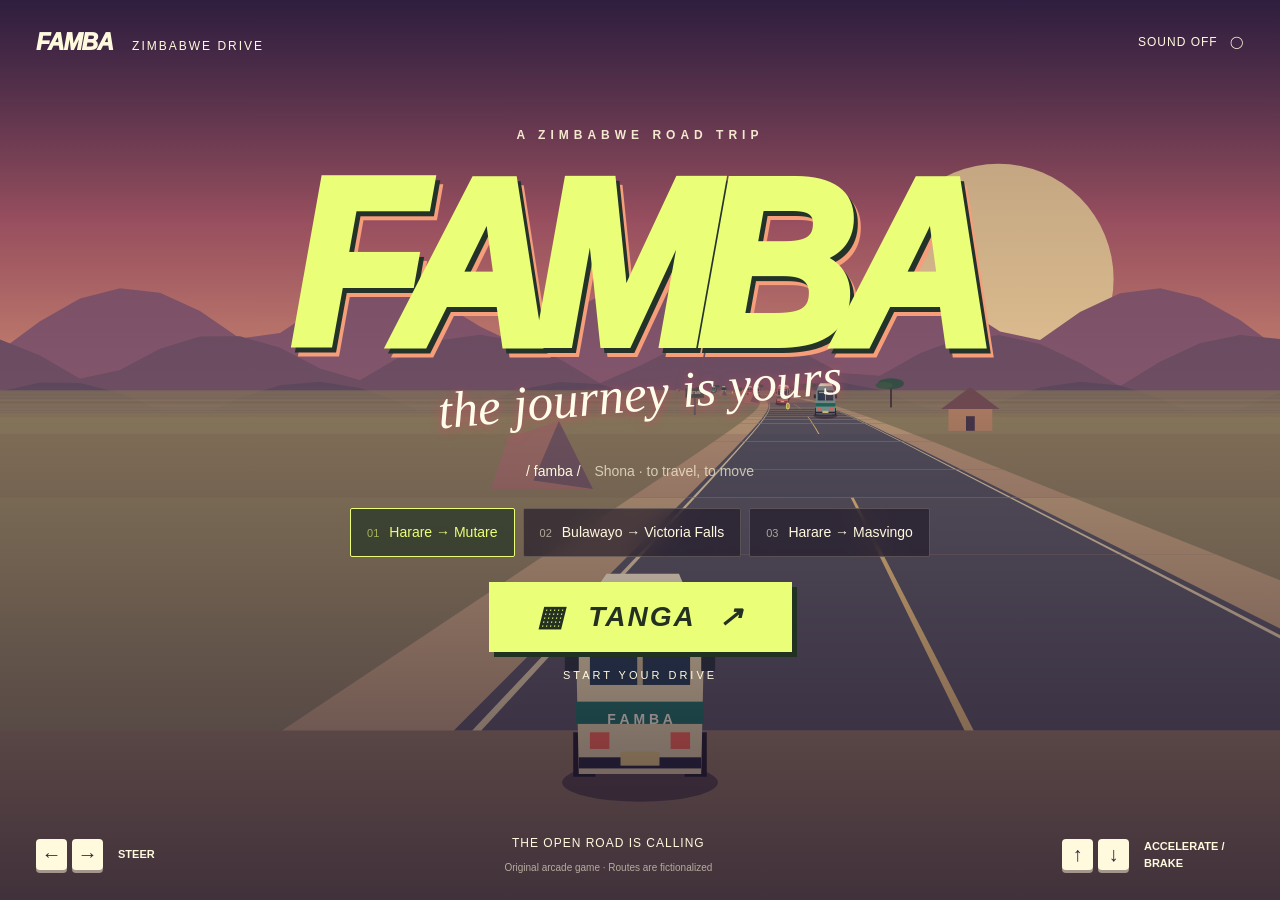
<file: index.html>
<!DOCTYPE html><html lang="en"><head><meta charSet="utf-8"/><meta name="viewport" content="width=device-width, initial-scale=1"/><link rel="stylesheet" href="/_next/static/css/index.D97QwOfk.css" data-rsc-css-href="/_next/static/css/index.D97QwOfk.css" data-precedence="vite-rsc/importer-resources"/><link rel="modulepreload" fetchPriority="low" href="/_next/static/chunks/index-B17zGgVZ.js"/><script src="/_next/static/chunks/rolldown-runtime-C60lm6uB.js" type="module" async=""></script><script src="/_next/static/chunks/framework-D_rUT4EX.js" type="module" async=""></script><link rel="modulepreload" href="/_next/static/chunks/layout-segment-context-CxxrcPtm.js" crossorigin=""/><link rel="modulepreload" href="/_next/static/chunks/page-ClM44d8v.js" crossorigin=""/><title>FAMBA — Zimbabwe Drive</title><meta name="description" content="Take a kombi on a sunset arcade road trip through Zimbabwe. Steer, collect fares, and reach your destination."/><script>Object.assign(((self[Symbol.for("vinext.navigationRuntime")]??={bootstrap:{routeManifest:null},functions:{}}).bootstrap.rsc??={rsc:[]}),{params:{},nav:{"pathname":"/","searchParams":[]}})</script><link rel="modulepreload" href="/_next/static/chunks/index-B17zGgVZ.js" />
</head><body><main class="game menu"><canvas aria-label="Arcade driving course through a stylized Zimbabwe landscape"></canvas><header><a class="wordmark" href="/">FAMBA<span> ZIMBABWE DRIVE</span></a><div class="top-actions"><button aria-label="Enable engine sound">SOUND OFF<!-- --> <span>◯</span></button></div></header><section class="start-screen"><div class="edition">A ZIMBABWE ROAD TRIP</div><h1>FAMBA</h1><div class="script">the journey is yours</div><p class="meaning">/ famba / <span>Shona · to travel, to move</span></p><div class="route-select" aria-label="Select route"><button aria-pressed="true"><span>0<!-- -->1</span>Harare → Mutare</button><button aria-pressed="false"><span>0<!-- -->2</span>Bulawayo → Victoria Falls</button><button aria-pressed="false"><span>0<!-- -->3</span>Harare → Masvingo</button></div><button class="start-button"><span>▦</span> TANGA <span>↗</span></button><p class="start-note">START YOUR DRIVE</p></section><footer><div class="keys"><kbd>←</kbd><kbd>→</kbd><span>STEER</span></div><div class="footer-center">THE OPEN ROAD IS CALLING<small>Original arcade game · Routes are fictionalized</small></div><div class="keys"><kbd>↑</kbd><kbd>↓</kbd><span>ACCELERATE / BRAKE</span></div></footer></main><script type="module" src="/_next/static/chunks/index-B17zGgVZ.js" id="_R_" async=""></script><script>((self[Symbol.for("vinext.navigationRuntime")]??={bootstrap:{routeManifest:null},functions:{}}).bootstrap.rsc??={rsc:[]}).rsc.push("2:I[\"8c0f216c4604\",[],\"Children\",1]\n")</script><script>((self[Symbol.for("vinext.navigationRuntime")]??={bootstrap:{routeManifest:null},functions:{}}).bootstrap.rsc??={rsc:[]}).rsc.push("3:I[\"593f344dc510\",[],\"GlobalErrorBoundary\",1]\n")</script><script>((self[Symbol.for("vinext.navigationRuntime")]??={bootstrap:{routeManifest:null},functions:{}}).bootstrap.rsc??={rsc:[]}).rsc.push("4:I[\"0b874ad30386\",[],\"default\",1]\n")</script><script>((self[Symbol.for("vinext.navigationRuntime")]??={bootstrap:{routeManifest:null},functions:{}}).bootstrap.rsc??={rsc:[]}).rsc.push("5:I[\"593f344dc510\",[],\"ErrorBoundary\",1]\n")</script><script>((self[Symbol.for("vinext.navigationRuntime")]??={bootstrap:{routeManifest:null},functions:{}}).bootstrap.rsc??={rsc:[]}).rsc.push("6:I[\"15c18cfaeeff\",[],\"LayoutSegmentProvider\",1]\n")</script><script>((self[Symbol.for("vinext.navigationRuntime")]??={bootstrap:{routeManifest:null},functions:{}}).bootstrap.rsc??={rsc:[]}).rsc.push("7:I[\"8c0f216c4604\",[],\"Slot\",1]\n")</script><script>((self[Symbol.for("vinext.navigationRuntime")]??={bootstrap:{routeManifest:null},functions:{}}).bootstrap.rsc??={rsc:[]}).rsc.push("8:I[\"593f344dc510\",[],\"NotFoundBoundary\",1]\n")</script><script>((self[Symbol.for("vinext.navigationRuntime")]??={bootstrap:{routeManifest:null},functions:{}}).bootstrap.rsc??={rsc:[]}).rsc.push("9:I[\"9276801271d6\",[],\"AppRouterScrollTarget\",1]\n")</script><script>((self[Symbol.for("vinext.navigationRuntime")]??={bootstrap:{routeManifest:null},functions:{}}).bootstrap.rsc??={rsc:[]}).rsc.push("a:I[\"593f344dc510\",[],\"RedirectBoundary\",1]\n")</script><script>((self[Symbol.for("vinext.navigationRuntime")]??={bootstrap:{routeManifest:null},functions:{}}).bootstrap.rsc??={rsc:[]}).rsc.push(":HL[\"/_next/static/css/index.D97QwOfk.css\",\"style\"     ]\n")</script><script>((self[Symbol.for("vinext.navigationRuntime")]??={bootstrap:{routeManifest:null},functions:{}}).bootstrap.rsc??={rsc:[]}).rsc.push("0:{\"page:/\":\"$L1\",\"layout:/\":[[[\"$\",\"link\",\"css:/_next/static/css/index.D97QwOfk.css\",{\"rel\":\"stylesheet\",\"precedence\":\"vite-rsc/importer-resources\",\"href\":\"/_next/static/css/index.D97QwOfk.css\",\"data-rsc-css-href\":\"/_next/static/css/index.D97QwOfk.css\"}],\"$undefined\"],[\"$\",\"html\",null,{\"lang\":\"en\",\"children\":[\"$\",\"body\",null,{\"children\":[\"$\",\"$L2\",null,{}]}]}]],\"route:/\":[[[\"$\",\"meta\",null,{\"charSet\":\"utf-8\"}],[[\"$\",\"title\",\"0\",{\"children\":\"FAMBA — Zimbabwe Drive\"}],[\"$\",\"meta\",\"1\",{\"name\":\"description\",\"content\":\"Take a kombi on a sunset arcade road trip through Zimbabwe. Steer, collect fares, and reach your destination.\"}]],[[\"$\",\"meta\",\"0\",{\"name\":\"viewport\",\"content\":\"width=device-width, initial-scale=1\"}]]],[\"$\",\"$L3\",null,{\"fallback\":\"$4\",\"children\":[\"$\",\"$L5\",null,{\"fallback\":\"$4\",\"children\":[\"$\",\"$L6\",null,{\"providerId\":\"layout:/\",\"segmentMap\":{\"children\":[]},\"children\":[\"$\",\"$L7\",null,{\"id\":\"layout:/\",\"parallelSlots\":\"$undefined\",\"children\":[\"$\",\"$L8\",null,{\"resetKey\":\"\",\"fallback\":[[\"$\",\"title\",null,{\"children\":\"404: This page could not be found.\"}],[\"$\",\"div\",null,{\"style\":{\"fontFamily\":\"system-ui,\\\"Segoe UI\\\",Roboto,Helvetica,Arial,sans-serif,\\\"Apple Color Emoji\\\",\\\"Segoe UI Emoji\\\"\",\"height\":\"100vh\",\"textAlign\":\"center\",\"display\":\"flex\",\"flexDirection\":\"column\",\"alignItems\":\"center\",\"justifyContent\":\"center\"},\"children\":[\"$\",\"div\",null,{\"children\":[[\"$\",\"style\",null,{\"dangerouslySetInnerHTML\":{\"__html\":\"body{color:#000;background:#fff;margin:0}.next-error-h1{border-right:1px solid rgba(0,0,0,.3)}@media (prefers-color-scheme:dark){body{color:#fff;background:#000}.next-error-h1{border-right:1px solid rgba(255,255,255,.3)}}\"}}],[\"$\",\"h1\",null,{\"className\":\"next-error-h1\",\"style\":{\"display\":\"inline-block\",\"margin\":\"0 20px 0 0\",\"padding\":\"0 23px 0 0\",\"fontSize\":24,\"fontWeight\":500,\"verticalAlign\":\"top\",\"lineHeight\":\"49px\"},\"children\":404}],[\"$\",\"div\",null,{\"style\":{\"display\":\"inline-block\"},\"children\":[\"$\",\"h2\",null,{\"style\":{\"fontSize\":14,\"fontWeight\":400,\"lineHeight\":\"49px\",\"margin\":0},\"children\":\"This page could not be found.\"}]}]]}]}]],\"children\":[\"$\",\"$L9\",null,{\"children\":[\"$\",\"$La\",null,{\"children\":[[\"$\",\"$L6\",null,{\"providerId\":\"page:/\",\"segmentMap\":{\"children\":[\"__PAGE__\"]},\"children\":[\"$\",\"$L7\",null,{\"id\":\"page:/\"}]}],null]}]}]}]}]}]}]}],null,null],\"__route\":\"route:/\",\"__interceptionContext\":null,\"__layoutIds\":[\"layout:/\"],\"__rootLayout\":\"/\",\"__bfcacheSegmentIdentities\":{\"layout:/\":\"[\\\"layout\\\",\\\"layout:/\\\",\\\"root-boundary:/\\\",\\\"\\\"]\",\"page:/\":\"[\\\"page\\\",\\\"page:/\\\",\\\"root-boundary:/\\\",\\\"\\\"]\"},\"__srcPage\":[\"page\"],\"__layoutFlags\":{\"layout:/\":\"s\"},\"__artifactCompatibility\":{\"schemaVersion\":1,\"graphVersion\":\"app-route-graph:1177fd80f83fa7b0\",\"deploymentVersion\":\"9be14a88-3dc7-48dd-b1fc-6a2a0097355c\",\"appElementsSchemaVersion\":1,\"rscPayloadSchemaVersion\":1,\"rootBoundaryId\":\"/\",\"renderEpoch\":null}}\n")</script><script>((self[Symbol.for("vinext.navigationRuntime")]??={bootstrap:{routeManifest:null},functions:{}}).bootstrap.rsc??={rsc:[]}).rsc.push("b:I[\"6efdf509a785\",[],\"default\",1]\n")</script><script>((self[Symbol.for("vinext.navigationRuntime")]??={bootstrap:{routeManifest:null},functions:{}}).bootstrap.rsc??={rsc:[]}).rsc.push("1:[\"$\",\"$Lb\",null,{\"params\":\"$@c\",\"searchParams\":\"$@d\"}]\n")</script><script>((self[Symbol.for("vinext.navigationRuntime")]??={bootstrap:{routeManifest:null},functions:{}}).bootstrap.rsc??={rsc:[]}).rsc.push("c:{}\n")</script><script>((self[Symbol.for("vinext.navigationRuntime")]??={bootstrap:{routeManifest:null},functions:{}}).bootstrap.rsc??={rsc:[]}).rsc.push("d:{}\n")</script><script>Object.assign(((self[Symbol.for("vinext.navigationRuntime")]??={bootstrap:{routeManifest:null},functions:{}}).bootstrap.rsc??={rsc:[]}),{"initialCacheKind":"dynamic"});((self[Symbol.for("vinext.navigationRuntime")]??={bootstrap:{routeManifest:null},functions:{}}).bootstrap.rsc??={rsc:[]}).done=true</script></body></html>
</file>
